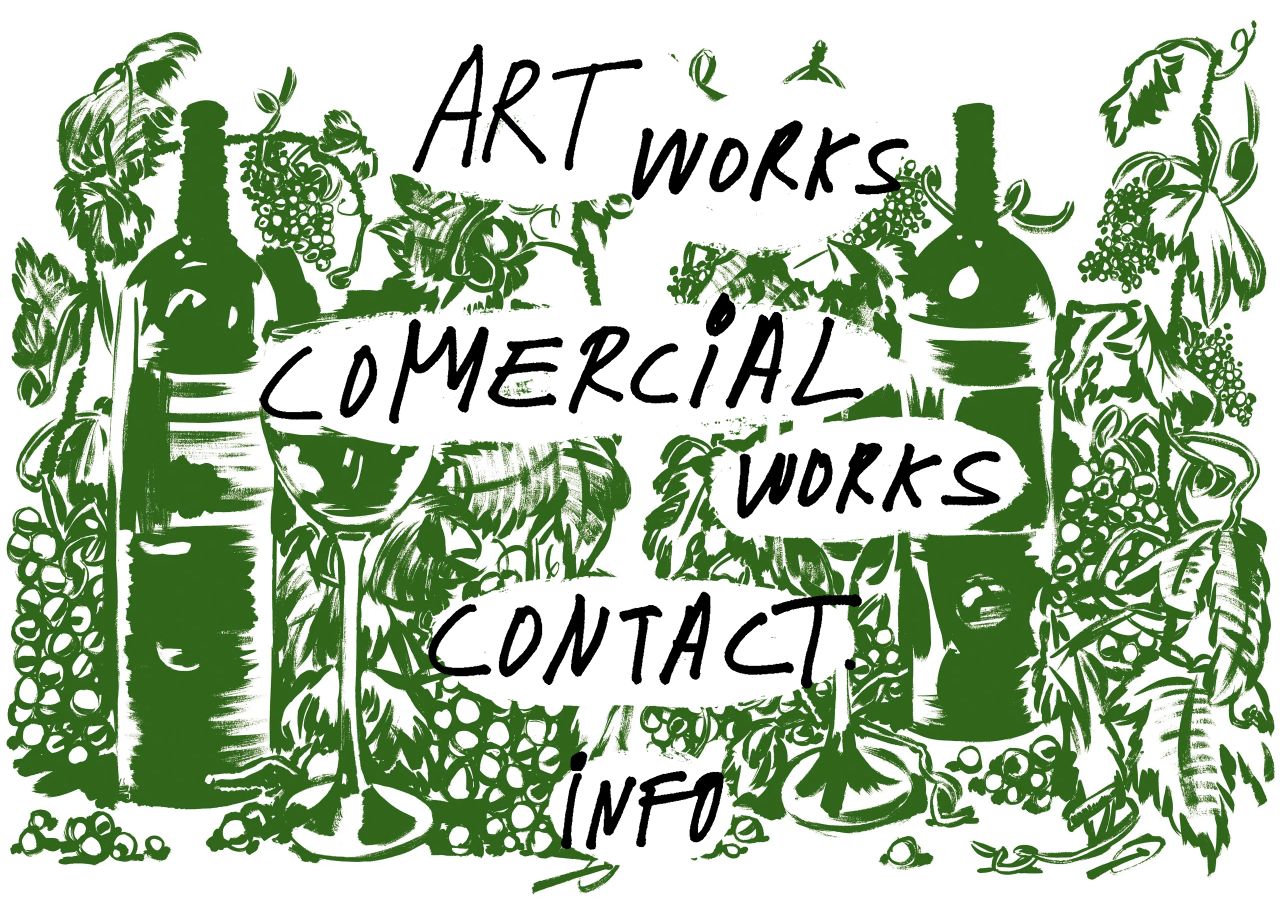
<file: index.html>
<!DOCTYPE html>
<html lang="es">
<head>
    <meta charset="UTF-8">
    <meta name="viewport" content="width=device-width, initial-scale=1.0">
    
    <title>Elezan</title>
    <meta name="description" content="Daniel Elezan @elezanes Painter, illustrator and designer">
    
    <!-- Favicon de la web -->
    <link rel="icon" type="image/png" href="favicon.png">

    <!-- Importación de la tipografía Inter Tight -->
    <link rel="preconnect" href="https://fonts.googleapis.com">
    <link rel="preconnect" href="https://fonts.gstatic.com" crossorigin>
    <link href="https://fonts.googleapis.com/css2?family=Inter+Tight:ital,wght@0,300;0,480;0,700;1,300;1,480;1,700&display=swap" rel="stylesheet">

    <style>
        /* 1. RESET Y CONFIGURACIÓN GLOBAL */
        * {
            box-sizing: border-box;
            margin: 0;
            padding: 0;
            -webkit-tap-highlight-color: transparent; /* Elimina el destello o subrayado azul al tocar en móviles */
        }

        body {
            width: 100%;
            min-height: 100vh;
            background-position: center;
            background-repeat: no-repeat;
            background-size: cover;
            background-attachment: fixed;
            transition: background-image 1s ease-in-out;
            font-family: "Inter Tight", sans-serif;
        }

        #content {
            width: 100%;
            min-height: 100vh;
        }

        /* 2. MENÚ CENTRADO FLEXBOX */
        .menu-container {
            width: 100%;
            min-height: 100vh;
            display: flex;
            justify-content: center;
            align-items: center;
            padding: 20px;
        }

        .art-menu {
            display: flex;
            flex-direction: column;
            align-items: center;
            gap: 20px;
            width: 100%;
        }

        /* 3. ESTRUCTURA DE BOTONES Y ANIMACIONES SIN SOLAPAMIENTO */
        .hover-effect {
            position: relative;
            display: inline-block;
            text-align: center;
            text-decoration: none;
        }

        .button-img {
            display: block;
            height: auto;
            max-width: 100%;
            image-rendering: -webkit-optimize-contrast;
            image-rendering: auto;
            transition: none;
        }

        /* Al pasar el ratón, la imagen base se apaga por completo */
        .hover-effect:hover img.button-img:not(.top) {
            opacity: 0;
        }

        .hover-effect img.top {
            position: absolute;
            top: 0;
            left: 0;
            width: 100%;
            height: 100%;
            opacity: 0;
            transition: none;
            pointer-events: none;
        }

        /* Al pasar el ratón, la imagen subrayada aparece */
        .hover-effect:hover img.top {
            opacity: 1;
        }

        /* 4. ANCHOS MÁXIMOS PARA JERARQUÍA EN ESCRITORIO */
        .btn-art { max-width: 563px; }
        .btn-commercial { max-width: 784px; }
        .btn-contact { max-width: 444px; }
        .btn-info { max-width: 202px; }

        /* 5. DISEÑO RESPONSIVE */
        @media (max-width: 1024px) {
            .art-menu { gap: 16px; }
            .btn-art { max-width: 60vw; }
            .btn-commercial { max-width: 78vw; }
            .btn-contact { max-width: 52vw; }
            .btn-info { max-width: min(26vw, 202px); }
        }

        @media (max-width: 640px) {
            .menu-container { padding: 15px; }
            .art-menu { gap: 14px; }
            .btn-art { max-width: 80vw; }
            .btn-commercial { max-width: 92vw; }
            .btn-contact { max-width: 65vw; }
            .btn-info { max-width: min(35vw, 202px); }
        }
    </style>
</head>

<body>

    <div id="content">
        <main class="menu-container">
            <nav class="art-menu">
                
                <!-- ART WORKS -->
                <a class="hover-effect" href="artworks.html">
                    <img alt="Art Works" class="button-img btn-art" src="index/artworks.webp" loading="lazy" />
                    <img alt="Art Works Hover" class="button-img top btn-art" src="index/artworks-s.webp" />
                </a>

                <!-- COMMERCIAL WORKS -->
                <a class="hover-effect" href="commercialworks.html">
                    <img alt="Commercial Works" class="button-img btn-commercial" src="index/comercialworks.webp" loading="lazy" />
                    <img alt="Commercial Works Hover" class="button-img top btn-commercial" src="index/comercialworks-s.webp" />
                </a>

                <!-- CONTACT -->
                <a class="hover-effect" href="contact.html">
                    <img alt="Contact" class="button-img btn-contact" src="index/contact.webp" loading="lazy" />
                    <img alt="Contact Hover" class="button-img top btn-contact" src="index/contact-s.webp" />
                </a>

                <!-- INFO -->
                <a class="hover-effect" href="info.html">
                    <img alt="Info" class="button-img btn-info" src="index/info.webp" loading="lazy" />
                    <img alt="Info Hover" class="button-img top btn-info" src="index/info-s.webp" />
                </a>

            </nav>
        </main>
    </div>

    <!-- SCRIPT DE CAMBIO DE FONDO DINÁMICO Y ALEATORIO -->
    <script>
        document.addEventListener("DOMContentLoaded", function() {
            const backgrounds = ['index/index1.webp', 'index/index2.webp'];
            
            // Elegimos una imagen aleatoria para empezar al cargar la página
            let currentIndex = Math.floor(Math.random() * backgrounds.length);

            function changeBackground() {
                document.body.style.backgroundImage = `url('${backgrounds[currentIndex]}')`;
                // Pasamos a la siguiente de forma cíclica (y seguirá alternando cada 10 segundos)
                currentIndex = (currentIndex + 1) % backgrounds.length;
            }

            // Aplicamos el fondo aleatorio inicial de inmediato
            changeBackground();

            // Configuramos el intervalo para que siga rotando cada 10 segundos
            setInterval(changeBackground, 10000);
        });
    </script>

</body>
</html>
</file>
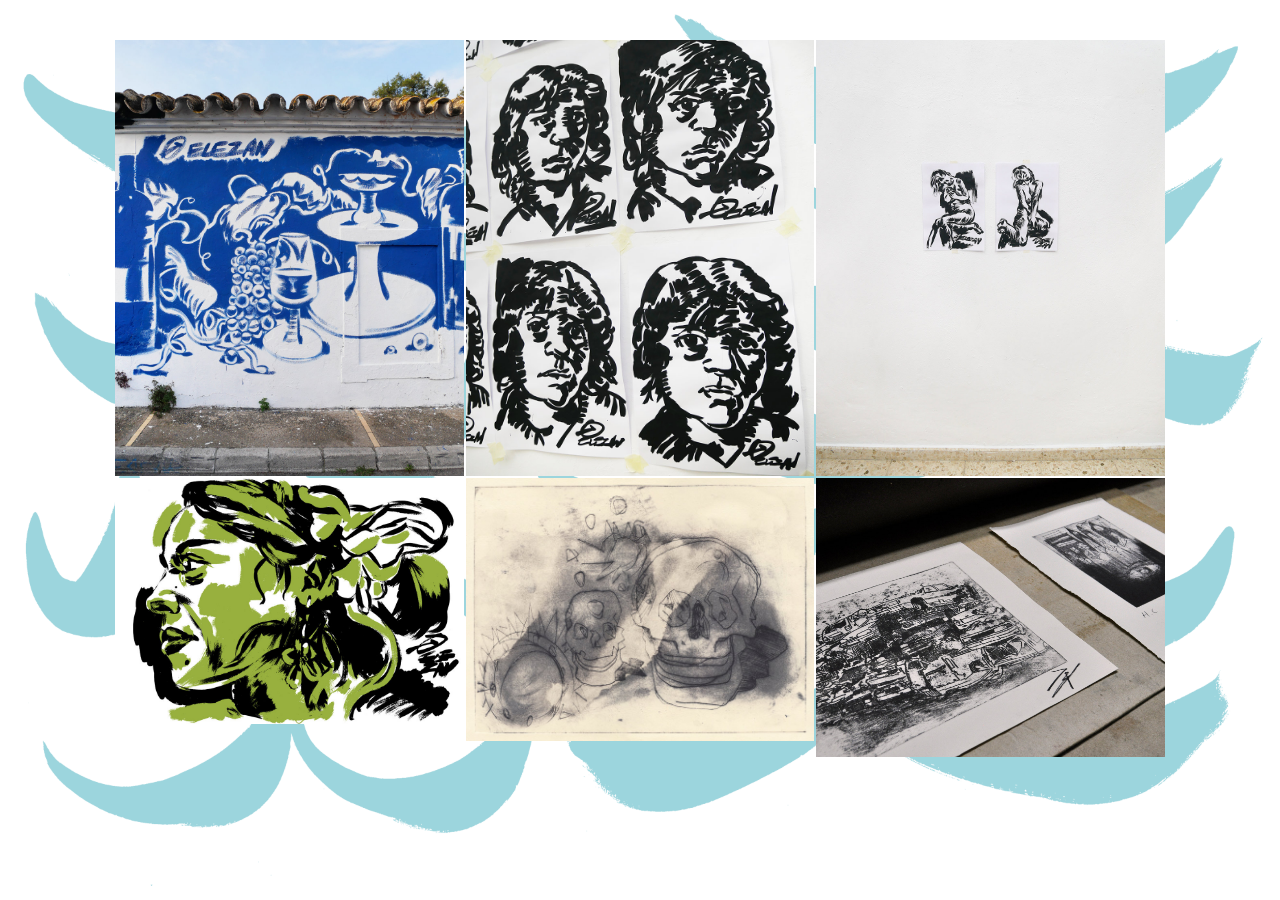
<file: artworks.html>
<!DOCTYPE html>
<html lang="es">
<head>
    <meta charset="UTF-8">
    <meta name="viewport" content="width=device-width, initial-scale=1.0">
    <title>Elezan - Art Works</title>
    <meta name="description" content="Daniel Elezan @elezanes Painter, illustrator and designer">
    
    <!-- Favicon de la web -->
    <link rel="icon" type="image/png" href="favicon.png">

    <!-- Importación de la tipografía Inter Tight -->
    <link rel="preconnect" href="https://fonts.googleapis.com">
    <link rel="preconnect" href="https://fonts.gstatic.com" crossorigin>
    <link href="https://fonts.googleapis.com/css2?family=Inter+Tight:ital,wght@0,300;0,480;0,700;1,300;1,480;1,700&display=swap" rel="stylesheet">

    <style>
        /* 1. RESET Y CONFIGURACIÓN GLOBAL */
        * {
            box-sizing: border-box;
            margin: 0;
            padding: 0;
            -webkit-tap-highlight-color: transparent;
        }

        body.artworks-page {
            width: 100%;
            min-height: 100vh;
            background-image: url('artworks/fondoagua.gif');
            background-position: center;
            background-repeat: no-repeat;
            background-size: cover;
            background-attachment: fixed;
            font-family: "Inter Tight", sans-serif;
        }

        #content {
            width: 100%;
            min-height: 100vh;
        }

        .artworks-wrapper {
            width: 100%;
            max-width: 1080px;
            margin: 0 auto;
            padding: 40px 15px;
        }

        /* 2. GALERÍA PRINCIPAL */
        .artworks-grid {
            display: flex;
            flex-wrap: wrap;
            gap: 2px;
            width: 100%;
            align-items: flex-start;
        }

        .grid-item {
            flex: 1 1 calc(33.333% - 1.34px);
            max-width: calc(33.333% - 1.34px);
            cursor: pointer;
            overflow: visible !important;
            display: block;
        }

        .grid-item img {
            width: 100%;
            height: auto;
            display: block;
            transition: transform 0.2s ease;
            position: relative;
            z-index: 1;
        }

        .grid-item:hover img {
            transform: scale(1.02);
            z-index: 5;
        }

        /* 3. MODAL / CARRUSEL FLOTANTE */
        .modal {
            position: fixed;
            top: 0;
            left: 0;
            width: 100%;
            height: 100%;
            background: none;
            display: flex;
            justify-content: center;
            align-items: center;
            z-index: 9999;
            opacity: 0;
            pointer-events: none;
            transition: opacity 0.2s ease;
        }

        .modal.active {
            opacity: 1;
            pointer-events: auto;
        }

        .modal-container {
            position: relative;
            width: auto;
            max-width: 95vw;
            height: auto;
            max-height: 95vh;
            display: flex;
            flex-direction: column;
            align-items: center;
            justify-content: center;
        }

        .modal-content-box {
            display: flex;
            flex-direction: column;
            width: auto;
            height: auto;
            max-width: 95vw;
            max-height: 95vh;
            background: transparent;
        }

        .modal-img-container {
            width: 100%;
            height: auto;
            display: flex;
            justify-content: flex-start;
            align-items: center;
            cursor: grab;
            overflow: hidden;
            position: relative;
            touch-action: pan-y;
        }

        .modal-img-container:active {
            cursor: grabbing;
        }

        .carousel-track {
            display: flex;
            height: 100%;
            will-change: transform;
        }

        .carousel-slide {
            display: flex;
            justify-content: center;
            align-items: center;
            flex-shrink: 0;
            user-select: none;
            height: auto;
        }

        .carousel-slide img {
            max-width: min(1080px, 95vw);
            max-height: calc(95vh - 40px);
            width: auto;
            height: auto;
            object-fit: contain;
            display: block;
            user-select: none;
            pointer-events: auto;
            -webkit-user-drag: none;
        }

        .modal-info-bar {
            width: 100%;
            background: #ffffff;
            color: #000000;
            padding: 8px 12px;
            display: flex;
            justify-content: space-between;
            align-items: center;
            font-size: 12px;
            box-sizing: border-box;
            z-index: 10;
        }

        .modal-desc {
            font-weight: 480;
            white-space: nowrap;
            overflow: hidden;
            text-overflow: ellipsis;
            margin-right: 10px;
        }

        .download-link {
            color: #000;
            text-decoration: underline;
            font-weight: 500;
            font-size: 10px;
            margin-left: 15px;
            white-space: nowrap;
        }

        .modal-nav-bar {
            display: flex;
            justify-content: center;
            align-items: center;
            gap: 10px;
            margin-top: 8px;
            width: 100%;
            background: none;
        }

        .dot {
            width: 8px;
            height: 8px;
            border-radius: 50%;
            border: 1.5px solid #000000;
            background: transparent;
            cursor: pointer;
            transition: all 0.2s ease;
        }

        .dot.active {
            background: #000000;
        }

        .dot:hover {
            opacity: 0.5;
        }

        @media (max-width: 768px) {
            .grid-item {
                flex: 1 1 calc(33.333% - 4px);
                max-width: calc(33.333% - 4px);
            }
            .artworks-grid {
                gap: 6px;
            }
            .modal-info-bar {
                padding: 6px 10px;
                font-size: 11px;
            }
        }
    </style>
</head>

<body class="artworks-page">

    <div id="content">
        <main class="artworks-wrapper">
            <div class="artworks-grid" id="galleryGrid">
                <!-- Portadas generadas dinámicamente -->
            </div>
        </main>
    </div>

    <!-- ESTRUCTURA DEL MODAL CARRUSEL -->
    <div class="modal" id="carouselModal">
        <div class="modal-container" id="modalContainer">
            <div class="modal-content-box" id="modalContentBox">
                <div class="modal-img-container" id="modalImgContainer">
                    <div class="carousel-track" id="carouselTrack">
                        <!-- Las diapositivas se generan dinámicamente -->
                    </div>
                </div>

                <div class="modal-info-bar" id="modalInfoBar">
                    <span class="modal-desc" id="modalDesc">Detalle</span>
                    <a href="#" target="_blank" rel="noopener noreferrer" id="downloadBtn" class="download-link">Open</a>
                </div>
            </div>

            <div class="modal-nav-bar" id="modalNavBar">
                <!-- Se generan automáticamente según el nº de fotos -->
            </div>
        </div>
    </div>

    <script>
        const projects = [
            {
                title: "Bodegón Jerezano. Pintura Mural. 24",
                images: ["dv7t3ver.jpg", "qerqp83r.jpg", "evr3rb7y0.jpg"]
            },
            {
                title: "Retratos de gitana. Dibujos en estudio. 24",
                images: ["wer0c273.jpg"]
            },
            {
                title: "Fuguras. Dibujos en estudio. 23",
                images: ["2047ywfg.jpg", "f70vegq3.jpg"]
            },
            {
                title: "Retrato de mujer. Impresión digital. 23",
                images: ["d9fv8y.jpg"]
            },
            {
                title: "Cráneos. Grabado en punta seca. 17",
                images: ["wdf7wef.jpg", "c23478wgre.jpg"]
            },
            {
                title: "Ruinas. Grabado en aguafuerte. 15",
                images: ["qe807fvt.jpg", "v39b87dv.jpg"]
            }
        ];

        let currentProjectIndex = 0;
        let currentImageIndex = 0;
        let virtualIndex = 1;
        let isTransitioning = false;
        let isMenuOpen = false; // Candado permanente para el clic derecho

        const transitionDuration = 480; // ms

        const galleryGrid = document.getElementById('galleryGrid');
        const modal = document.getElementById('carouselModal');
        const modalContentBox = document.getElementById('modalContentBox');
        const modalImgContainer = document.getElementById('modalImgContainer');
        const carouselTrack = document.getElementById('carouselTrack');
        const modalInfoBar = document.getElementById('modalInfoBar');
        const modalDesc = document.getElementById('modalDesc');
        const downloadBtn = document.getElementById('downloadBtn');
        const modalNavBar = document.getElementById('modalNavBar');

        // Renderizar galería principal
        projects.forEach((proj, pIndex) => {
            const coverImg = proj.images[0];
            const item = document.createElement('div');
            item.className = 'grid-item';
            item.innerHTML = `<img src="artworks/${coverImg}" alt="${proj.title}" loading="lazy">`;
            item.onclick = () => openCarousel(pIndex, 0);
            galleryGrid.appendChild(item);
        });

        function openCarousel(projIdx, imgIdx) {
            currentProjectIndex = projIdx;
            currentImageIndex = imgIdx;
            isMenuOpen = false;
            
            buildSlides();
            buildDots();
            
            carouselTrack.style.transition = 'none';
            carouselTrack.style.transform = 'translateX(0px)';

            const currentProj = projects[currentProjectIndex];
            virtualIndex = currentProj.images.length > 1 ? currentImageIndex + 1 : 0;

            updateLayout(false);
            modal.classList.add('active');
        }

        function closeModal() {
            modal.classList.remove('active');
            isDragging = false;
            hasMoved = false;
            isMenuOpen = false;

            setTimeout(() => {
                carouselTrack.style.transition = 'none';
                carouselTrack.style.transform = 'translateX(0px)';
                carouselTrack.innerHTML = '';
            }, 200);
        }

        function createSlideElement(imgName) {
            const slide = document.createElement('div');
            slide.className = 'carousel-slide';
            const img = document.createElement('img');
            img.src = `artworks/${imgName}`;
            img.alt = "Artwork Large";
            
            // Activamos el candado permanente al abrir el menú contextual
            img.addEventListener('contextmenu', (e) => {
                e.stopPropagation();
                isMenuOpen = true;
            });

            // Si el menú estaba abierto, el primer clic izquierdo solo lo cierra y frena el avance
            img.addEventListener('click', (e) => {
                if (isMenuOpen) {
                    e.stopPropagation();
                    isMenuOpen = false; // Desactivamos el candado para el siguiente clic normal
                } else {
                    nextImage(true);
                }
            });

            img.onload = () => {
                updateSlideDimensions();
                updateLayout(false);
            };

            slide.appendChild(img);
            return slide;
        }

        function buildSlides() {
            carouselTrack.innerHTML = '';
            const currentProj = projects[currentProjectIndex];
            const imgs = currentProj.images;

            if (imgs.length > 1) {
                carouselTrack.appendChild(createSlideElement(imgs[imgs.length - 1]));
                imgs.forEach(imgName => carouselTrack.appendChild(createSlideElement(imgName)));
                carouselTrack.appendChild(createSlideElement(imgs[0]));
            } else {
                imgs.forEach(imgName => carouselTrack.appendChild(createSlideElement(imgName)));
            }
        }

        function updateSlideDimensions() {
            const slides = carouselTrack.querySelectorAll('.carousel-slide');
            slides.forEach(slide => {
                const img = slide.querySelector('img');
                if (img && img.getBoundingClientRect().width > 0) {
                    const w = img.getBoundingClientRect().width;
                    const h = img.getBoundingClientRect().height;
                    slide.style.width = w + 'px';
                    slide.style.height = h + 'px';
                }
            });
        }

        function buildDots() {
            modalNavBar.innerHTML = '';
            const currentProj = projects[currentProjectIndex];
            
            if (currentProj.images.length <= 1) {
                modalNavBar.style.display = 'none';
                return;
            } else {
                modalNavBar.style.display = 'flex';
            }

            currentProj.images.forEach((_, idx) => {
                const dot = document.createElement('span');
                dot.className = `dot ${idx === currentImageIndex ? 'active' : ''}`;
                dot.onclick = (e) => {
                    e.stopPropagation();
                    if (isTransitioning) return;
                    currentImageIndex = idx;
                    virtualIndex = idx + 1;
                    updateLayout(true);
                };
                modalNavBar.appendChild(dot);
            });
        }

        function updateLayout(animate = true) {
            updateSlideDimensions();
            const slides = carouselTrack.querySelectorAll('.carousel-slide');
            if (slides.length === 0 || !slides[virtualIndex]) return;

            const activeSlide = slides[virtualIndex];
            const activeImg = activeSlide.querySelector('img');
            if (!activeImg) return;

            const imgWidth = activeImg.getBoundingClientRect().width;
            const imgHeight = activeImg.getBoundingClientRect().height;

            if (imgWidth > 0 && imgHeight > 0) {
                modalImgContainer.style.width = imgWidth + 'px';
                modalImgContainer.style.height = imgHeight + 'px';
                modalContentBox.style.width = imgWidth + 'px';

                let targetX = 0;
                for (let i = 0; i < virtualIndex; i++) {
                    const prevImg = slides[i].querySelector('img');
                    targetX += prevImg ? prevImg.getBoundingClientRect().width : imgWidth;
                }

                if (animate) {
                    carouselTrack.style.transition = `transform ${transitionDuration}ms cubic-bezier(0.25, 1, 0.5, 1)`;
                } else {
                    carouselTrack.style.transition = 'none';
                }
                carouselTrack.style.transform = `translateX(-${targetX}px)`;
            }

            const currentProj = projects[currentProjectIndex];
            const imgSrc = `artworks/${currentProj.images[currentImageIndex]}`;
            modalDesc.textContent = currentProj.title;
            downloadBtn.href = imgSrc;

            updateDotsUI();
        }

        function updateDotsUI() {
            const dots = modalNavBar.querySelectorAll('.dot');
            dots.forEach((dot, idx) => {
                if (idx === currentImageIndex) {
                    dot.classList.add('active');
                } else {
                    dot.classList.remove('active');
                }
            });
        }

        function nextImage(animate = true) {
            const currentProj = projects[currentProjectIndex];
            const imgs = currentProj.images;
            if (imgs.length <= 1 || isTransitioning) return;

            isTransitioning = true;
            virtualIndex++;
            currentImageIndex = (currentImageIndex + 1) % imgs.length;

            updateLayout(animate);

            if (virtualIndex === imgs.length + 1) {
                setTimeout(() => {
                    virtualIndex = 1;
                    updateLayout(false);
                    isTransitioning = false;
                }, transitionDuration);
            } else {
                setTimeout(() => { isTransitioning = false; }, transitionDuration);
            }
        }

        function prevImage(animate = true) {
            const currentProj = projects[currentProjectIndex];
            const imgs = currentProj.images;
            if (imgs.length <= 1 || isTransitioning) return;

            isTransitioning = true;
            virtualIndex--;
            currentImageIndex = (currentImageIndex - 1 + imgs.length) % imgs.length;

            updateLayout(animate);

            if (virtualIndex === 0) {
                setTimeout(() => {
                    virtualIndex = imgs.length;
                    updateLayout(false);
                    isTransitioning = false;
                }, transitionDuration);
            } else {
                setTimeout(() => { isTransitioning = false; }, transitionDuration);
            }
        }

        window.addEventListener('resize', () => {
            if (modal.classList.contains('active')) {
                updateLayout(false);
            }
        });

        // CONTROL UNIFICADO DE ARRASTRE (RATÓN Y TÁCTIL)
        let startX = 0;
        let startY = 0;
        let currentTranslateX = 0;
        let isDragging = false;
        let hasMoved = false;

        function startDrag(clientX) {
            if (isTransitioning) return;
            isDragging = true;
            hasMoved = false;
            startX = clientX;

            const slides = carouselTrack.querySelectorAll('.carousel-slide');
            currentTranslateX = 0;
            for (let i = 0; i < virtualIndex; i++) {
                const img = slides[i].querySelector('img');
                currentTranslateX += img ? img.getBoundingClientRect().width : 0;
            }

            carouselTrack.style.transition = 'none';
        }

        function moveDrag(clientX) {
            if (!isDragging) return;
            const diffX = clientX - startX;
            
            if (Math.abs(diffX) > 6) {
                hasMoved = true;
                carouselTrack.style.transform = `translateX(${-currentTranslateX + diffX}px)`;
            }
        }

        function endDrag(clientX) {
            if (!isDragging) return;
            isDragging = false;

            const slides = carouselTrack.querySelectorAll('.carousel-slide');
            if (slides.length === 0 || !hasMoved) return;

            const activeImg = slides[virtualIndex].querySelector('img');
            const slideWidth = activeImg ? activeImg.getBoundingClientRect().width : 300;
            const diffX = clientX - startX;

            if (diffX < -slideWidth * 0.15) {
                nextImage(true);
            } else if (diffX > slideWidth * 0.15) {
                prevImage(true);
            } else {
                updateLayout(true);
            }
        }

        // Eventos de Ratón (Desktop)
        modalImgContainer.addEventListener('mousedown', (e) => {
            if (e.button !== 0) return;
            startDrag(e.clientX);
        });

        window.addEventListener('mousemove', (e) => {
            moveDrag(e.clientX);
        });

        window.addEventListener('mouseup', (e) => {
            endDrag(e.clientX);
        });

        // Eventos Táctiles (Smartphones y Tablets)
        modalImgContainer.addEventListener('touchstart', (e) => {
            if (e.touches.length > 0) {
                startDrag(e.touches[0].clientX);
            }
        }, { passive: true });

        window.addEventListener('touchmove', (e) => {
            if (e.touches.length > 0) {
                moveDrag(e.touches[0].clientX);
            }
        }, { passive: true });

        window.addEventListener('touchend', (e) => {
            if (e.changedTouches.length > 0) {
                endDrag(e.changedTouches[0].clientX);
            }
        });

        modal.onclick = (e) => {
            if (e.target === modal) {
                closeModal();
            }
        };

        // EVENTOS DE TECLADO
        document.addEventListener('keydown', (e) => {
            if (!modal.classList.contains('active')) return;
            if (e.key === 'ArrowRight') {
                e.preventDefault();
                nextImage(true);
            }
            if (e.key === 'ArrowLeft') {
                e.preventDefault();
                prevImage(true);
            }
            if (e.key === 'Escape') closeModal();
        });
    </script>
</body>
</html>
</file>
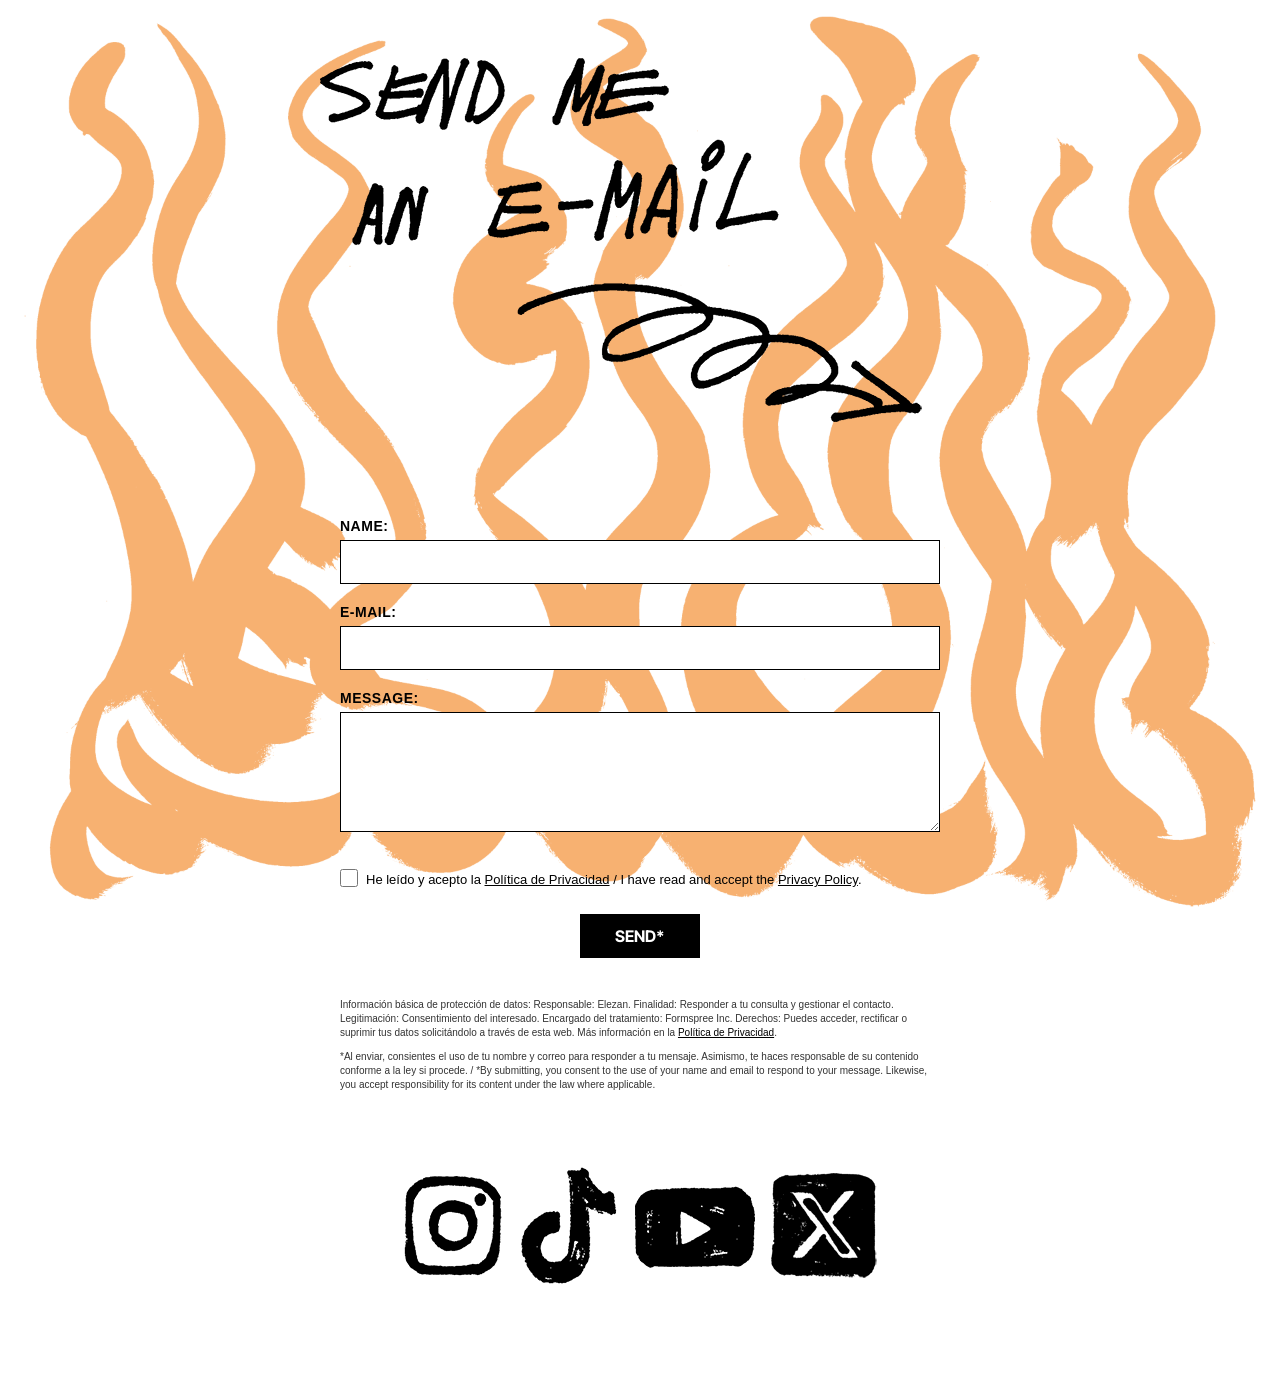
<file: contact.html>
<!DOCTYPE html>
<html lang="es">
<head>
    <meta charset="UTF-8">
    <meta name="viewport" content="width=device-width, initial-scale=1.0">
    <title>Elezan - Contact</title>
    <meta name="description" content="Daniel Elezan @elezanes Painter, illustrator and designer">
    
    <!-- Favicon de la web -->
    <link rel="icon" type="image/png" href="favicon.png">

    <!-- Importación de la tipografía Inter Tight -->
    <link rel="preconnect" href="https://fonts.googleapis.com">
    <link rel="preconnect" href="https://fonts.gstatic.com" crossorigin>
    <link href="https://fonts.googleapis.com/css2?family=Inter+Tight:ital,wght@0,300;0,480;0,700;1,300;1,480;1,700&display=swap" rel="stylesheet">

    <style>
        /* 1. RESET Y CONFIGURACIÓN GLOBAL */
        * {
            box-sizing: border-box;
            margin: 0;
            padding: 0;
            -webkit-tap-highlight-color: transparent; /* Elimina el destello o subrayado azul al tocar en móviles */
        }

        body.contact-page {
            width: 100%;
            min-height: 100vh;
            background-image: url('contact/fondofuego.gif');
            background-position: center;
            background-repeat: no-repeat;
            background-size: cover;
            background-attachment: fixed;
            font-family: "Sans-serif", sans-serif;
        }

        #content {
            width: 100%;
            min-height: 100vh;
        }

        .contact-wrapper {
            width: 100%;
            max-width: 700px;
            margin: 0 auto;
            padding: 50px 20px;
            display: flex;
            flex-direction: column;
            align-items: center;
        }

        /* 3. CABECERA DE CONTACTO (Su medida máxima es su ancho real: 640px) */
        .header-img {
            display: block;
            width: 100%;
            max-width: 640px;
            height: auto;
            margin-bottom: 30px;
            image-rendering: -webkit-optimize-contrast;
        }

        /* 4. FORMULARIO (Sin fondo, integrado directamente sobre el fuego) */
        .contact-form {
            width: 100%;
            background: transparent;
            padding: 30px;
            margin-bottom: 35px;
        }

        /* Labels del formulario en negrita */
        .form-label {
            display: block;
            font-weight: 700; /* Puesto en Negrita Fuerte */
            font-size: 14px;
            color: #000;
            margin-bottom: 6px;
            letter-spacing: 0.5px;
        }

        .form-input, .form-textarea {
            width: 100%;
            padding: 12px;
            margin-bottom: 20px;
            border: 1px solid #000;
            background: #fff; /* Campos de texto en blanco sólido para lectura perfecta */
            font-family: "Sans-Serif", sans-serif;
            font-size: 16px;
            color: #000;
            border-radius: 0;
        }

        .form-textarea {
            resize: vertical;
            min-height: 120px;
        }

        .form-input:focus, .form-textarea:focus {
            outline: 2px solid #000;
        }

        /* 5. CASILLA DE PRIVACIDAD (Checkbox más grande) */
        .privacy-consent {
            font-size: 13px;
            color: #000;
            line-height: 1.4; 
        }

        .custom-checkbox-container {
            display: flex;
            align-items: flex-start;
            gap: 8px;
            cursor: pointer;
        }

        /* Tamaño del cuadro de check ampliado */
        .custom-checkbox-container input[type="checkbox"] {
            width: 18px;
            height: 18px;
            margin-top: -2px; /* Prueba con -2px, -3px o -4px para bajarlo milimétricamente hasta alinearlo perfecto */
            cursor: pointer;
            accent-color: #000;
            flex-shrink: 0;
        }

        .checkbox-label-text a {
            color: #000;
            text-decoration: underline;
        }

        /* 6. BOTÓN DE ENVÍO */
        .btn-container {
            text-align: center;
            margin-top: 25px;
            margin-bottom: 25px;
        }

        .send-btn {
            background: #000;
            color: #fff;
            font-family: "Inter Tight", sans-serif;
            font-weight: 700;
            font-size: 16px;
            padding: 12px 35px;
            border: none;
            cursor: pointer;
            transition: background 0.3s ease;
        }

        .send-btn:hover {
            background: #333;
        }

        /* 7. TEXTO LEGAL */
        .disclaimer-text {
            font-size: 10px;
            color: #333;
            line-height: 1.4;
            border-top: none;
            padding-top: 15px;
            margin-top: 15px;
        }

        .disclaimer-text p {
            margin-bottom: 10px;
        }

        .disclaimer-text a {
            color: #000;
            text-decoration: underline;
        }

        /* 8. REDES SOCIALES (Ajustadas ligeramente más grandes para smartphones) */
        .social-row {
            display: flex;
            justify-content: center;
            align-items: center;
            gap: 15px;
            margin-bottom: 40px;
            flex-wrap: nowrap;
        }

        .social-icon {
            height: auto;
            display: block;
            transition: opacity 0.2s ease;
            image-rendering: -webkit-optimize-contrast;
        }

        /* Mínimos y escala fluida subidos un poco para ganar presencia en móvil */
        .icon-fb { max-width: clamp(52px, 12vw, 109px); }
        .icon-ig { max-width: clamp(48px, 11vw, 100px); }
        .icon-tk { max-width: clamp(49px, 11vw, 102px); }
        .icon-x  { max-width: clamp(51px, 12vw, 108px); }
        .icon-yt { max-width: clamp(58px, 13vw, 120px); }

        .social-icon:hover {
            opacity: 0.6;
        }

        /* --- DISEÑO RESPONSIVE MÓVIL --- */
        @media (max-width: 600px) {
            .contact-wrapper {
                padding: 25px 15px;
            }
            .contact-form {
                padding: 20px 15px;
            }
            .header-img {
                max-width: 100%;
            }
        }
    </style>
</head>

<body class="contact-page">

    <div id="content">

        <main class="contact-wrapper">
            
            <!-- Imagen Cabecera (SEND ME AN E-MAIL) -->
            <img src="contact/sendmeaemail.webp" alt="SEND ME AN EMAIL" class="header-img" loading="lazy">

            <!-- Formulario Formspree -->
            <form action="https://formspree.io/f/mpwqdykw" method="POST" class="contact-form">
                
                <label class="form-label" for="name">NAME:</label>
                <input id="name" name="name" required type="text" class="form-input" />

                <label class="form-label" for="email">E-MAIL:</label>
                <input id="email" name="email" required type="email" class="form-input" />

                <label class="form-label" for="message">MESSAGE:</label>
                <textarea id="message" name="message" required class="form-textarea"></textarea>

                <!-- Casilla de Aceptación Obligatoria (RGPD) -->
                <div class="privacy-consent" style="margin: 15px 0;">
                    <label class="custom-checkbox-container">
                        <input type="checkbox" name="privacy_policy" value="accepted" required>
                        <span class="checkbox-label-text">
                            He leído y acepto la <a href="privacy.html" target="_blank">Política de Privacidad</a> / I have read and accept the <a href="privacy.html" target="_blank">Privacy Policy</a>.
                        </span>
                    </label>
                </div>

                <div class="btn-container">
                    <button type="submit" class="send-btn">SEND*</button>
                </div>

                <!-- Información legal de protección de datos -->
                <div class="disclaimer-text">
                    <p>
                        Información básica de protección de datos: Responsable: Elezan. Finalidad: Responder a tu consulta y gestionar el contacto. Legitimación: Consentimiento del interesado. Encargado del tratamiento: Formspree Inc. Derechos: Puedes acceder, rectificar o suprimir tus datos solicitándolo a través de esta web. Más información en la <a href="privacy.html">Política de Privacidad</a>.
                    </p>
                    <p>
                        *Al enviar, consientes el uso de tu nombre y correo para responder a tu mensaje. Asimismo, te haces responsable de su contenido conforme a la ley si procede. / *By submitting, you consent to the use of your name and email to respond to your message. Likewise, you accept responsibility for its content under the law where applicable.
                    </p>
                </div>
            </form>

            <!-- Redes Sociales Abajo -->
            <nav class="social-row">
                <a href="https://instagram.com/elezanes" target="_blank" rel="noopener noreferrer">
                    <img src="contact/instagram.webp" alt="Instagram" class="social-icon icon-ig" loading="lazy">
                </a>
                <a href="https://tiktok.com/@elezanes" target="_blank" rel="noopener noreferrer">
                    <img src="contact/tiktok.webp" alt="TikTok" class="social-icon icon-tk" loading="lazy">
                </a>
                <a href="https://youtube.com/@elezanes" target="_blank" rel="noopener noreferrer">
                    <img src="contact/youtube.webp" alt="YouTube" class="social-icon icon-yt" loading="lazy">
                </a>
                <a href="https://x.com/elezanes" target="_blank" rel="noopener noreferrer">
                    <img src="contact/X-twitter.webp" alt="X Twitter" class="social-icon icon-x" loading="lazy">
                </a>
            </nav>

        </main>

    </div>

</body>
</html>
</file>
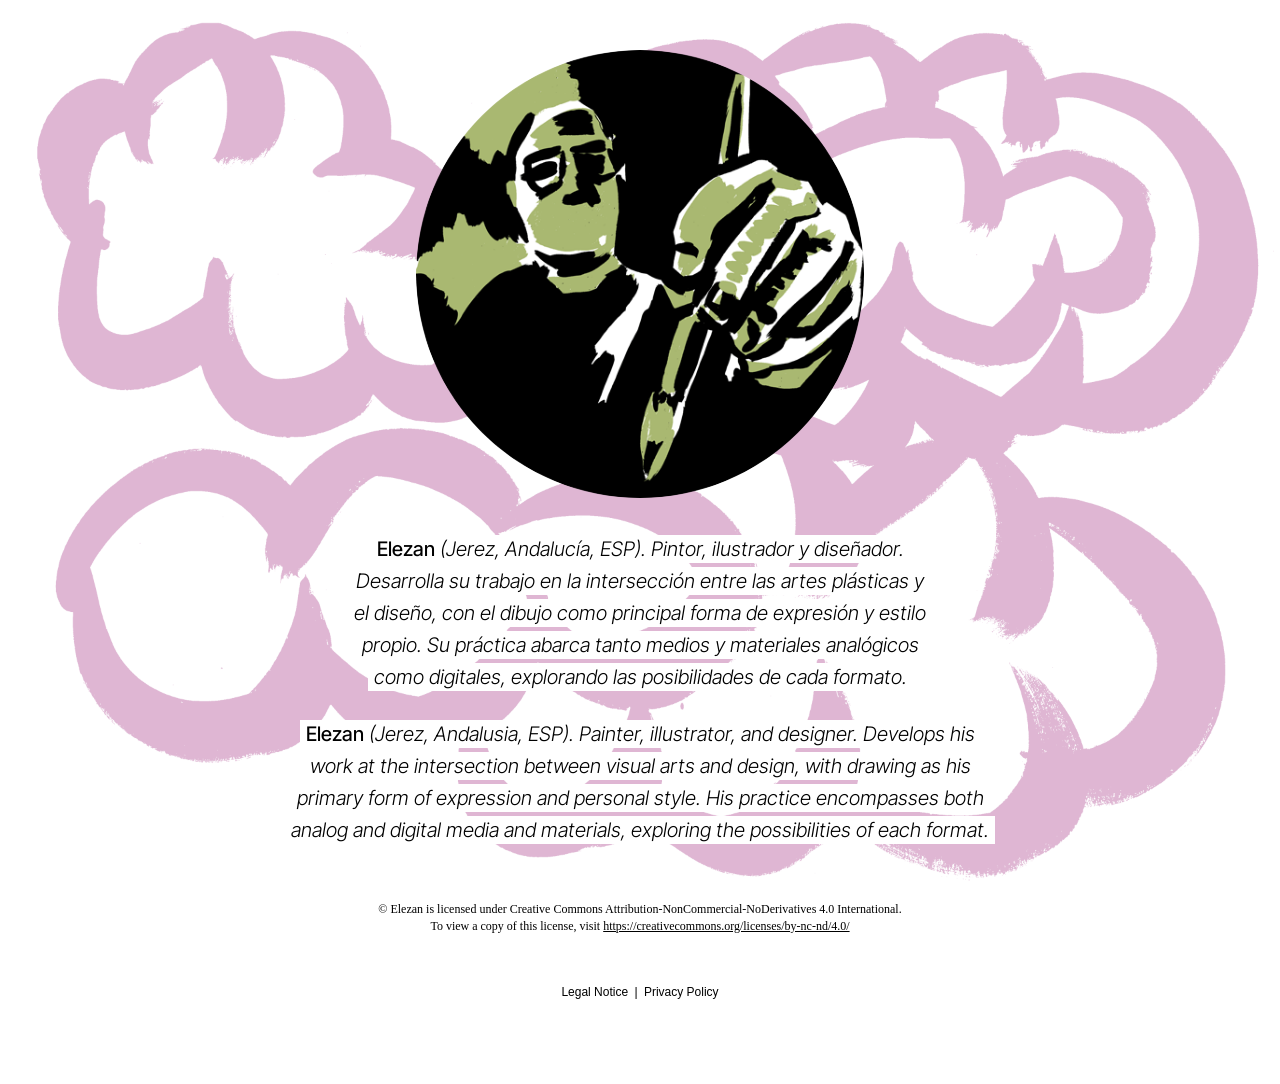
<file: info.html>
<!DOCTYPE html>
<html lang="es">
<head>
    <meta charset="UTF-8">
    <meta name="viewport" content="width=device-width, initial-scale=1.0">
    <title>Elezan - Info</title>
    <meta name="description" content="Daniel Elezan @elezanes Painter, illustrator and designer">
    
    <!-- Favicon de la web -->
    <link rel="icon" type="image/png" href="favicon.png">

    <!-- Importación de la tipografía Inter Tight -->
    <link rel="preconnect" href="https://fonts.googleapis.com">
    <link rel="preconnect" href="https://fonts.gstatic.com" crossorigin>
    <link href="https://fonts.googleapis.com/css2?family=Inter+Tight:ital,wght@0,300;0,480;1,300;1,480&display=swap" rel="stylesheet">

    <style>
        /* 1. RESET Y CONFIGURACIÓN GLOBAL */
        * {
            box-sizing: border-box;
            margin: 0;
            padding: 0;
            -webkit-tap-highlight-color: transparent; /* Elimina el destello o subrayado azul al tocar en móviles */
        }

        body.info-page {
            width: 100%;
            min-height: 100vh;
            background-image: url('info/fondonubes.gif');
            background-position: center;
            background-repeat: no-repeat;
            background-size: cover;
            background-attachment: fixed;
        }

        #content {
            width: 100%;
            min-height: 100vh;
        }

        .info-wrapper {
            width: 100%;
            max-width: 900px;
            margin: 0 auto;
            padding: 50px 20px;
            display: flex;
            flex-direction: column;
            align-items: center;
        }

        /* Imagen circular de perfil con reducción fluida y progresiva en todos los tamaños */
        .profile-img {
            display: block;
            width: 100%;
            height: auto;
            /* Se reduce de forma suave adaptándose al ancho de pantalla, pero nunca supera tu tamaño original de escritorio ni baja de 160px en móviles */
            max-width: clamp(240px, 35vw, 480px);
            border-radius: 50%;
            margin: 0 auto 35px auto;
            border: none;
            image-rendering: -webkit-optimize-contrast;
            image-rendering: auto;
        }

        /* 3. FUENTE BIOGRAFÍA FLUIDA Y PROGRESIVA: Inter Tight */
        .bio-container {
            width: 100%;
            max-width: 720px;
            text-align: center;
            margin-bottom: 30px;
        }

        .bio-text {
            font-family: "Inter Tight", sans-serif;
            /* El tamaño del texto baja de forma totalmente gradual y fluida entre 17px y 20px según la pantalla */
            font-size: clamp(17px, 1.8vw, 20px);
            font-style: italic;
            font-weight: 300;
            color: #000;
            line-height: 1.6;
            margin-bottom: 25px;
            text-wrap: balance;
        }

        .bio-text span {
            background-color: #ffffff;
            padding: 2px 6px;
            box-decoration-break: clone;
            -webkit-box-decoration-break: clone;
        }

        .bio-text b {
            font-style: normal;
            font-weight: 480;
        }

        /* 4. FUENTE COPYRIGHT: Georgia */
        .license-text {
            font-family: Georgia, serif;
            font-size: 12px;
            color: #000;
            text-align: center;
            line-height: 1.4;
            margin-bottom: 50px;
            max-width: 650px;
        }

        .license-text a {
            color: #000;
            text-decoration: underline;
        }

        /* 5. FUENTE ENLACES LEGALES */
        .legal-links {
            font-family: Arial, sans-serif;
            font-size: 12px;
            color: #000;
            text-align: center;
            margin-bottom: 35px;
        }

        .legal-links a {
            color: #000;
            text-decoration: none;
            margin: 0 3px;
        }

        .legal-links a:hover {
            text-decoration: underline;
        }

        /* --- DISEÑO RESPONSIVE MÍNIMO PARA MÓVILES EXTREMOS --- */
        @media (max-width: 600px) {
            .info-wrapper {
                padding: 30px 15px;
            }
        }
    </style>
</head>

<body class="info-page">

    <div id="content">

        <main class="info-wrapper">
            
            <!-- Imagen circular de perfil / artista -->
            <img src="info/elezan.png" alt="Daniel Elezan" class="profile-img" loading="lazy">

            <!-- Biografía en Español e Inglés -->
            <div class="bio-container">
                <p class="bio-text">
                    <span>
                        <b>Elezan</b> (Jerez, Andalucía, ESP). Pintor, ilustrador y diseñador. Desarrolla su trabajo en la intersección entre las artes plásticas y el diseño, con el dibujo como principal forma de expresión y estilo propio. Su práctica abarca tanto medios y materiales analógicos como digitales, explorando las posibilidades de cada formato.
                    </span>
                </p>
                
                <p class="bio-text">
                    <span>
                        <b>Elezan</b> (Jerez, Andalusia, ESP). Painter, illustrator, and designer. Develops his work at the intersection between visual arts and design, with drawing as his primary form of expression and personal style. His practice encompasses both analog and digital media and materials, exploring the possibilities of each format.
                    </span>
                </p>
            </div>

            <!-- Licencia Creative Commons -->
            <div class="license-text">
                © Elezan is licensed under Creative Commons Attribution-NonCommercial-NoDerivatives 4.0 International.<br>
                To view a copy of this license, visit <a href="https://creativecommons.org/licenses/by-nc-nd/4.0/" target="_blank" rel="noopener noreferrer">https://creativecommons.org/licenses/by-nc-nd/4.0/</a>
            </div>

            <!-- Enlaces Legales -->
            <div class="legal-links">
                <a href="legal.html">Legal Notice</a> | 
                <a href="privacy.html">Privacy Policy</a>
            </div>

        </main>

    </div>

</body>
</html>
</file>
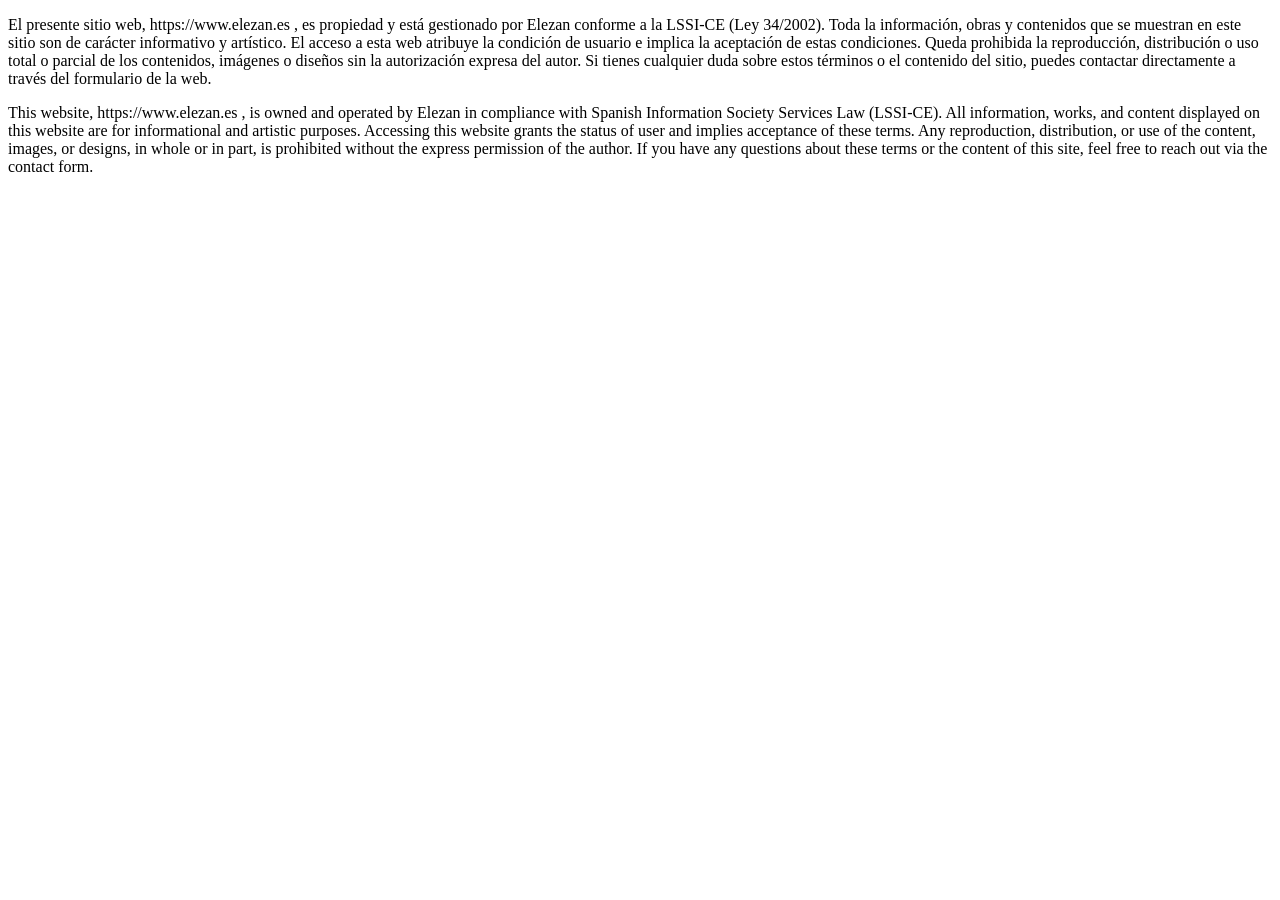
<file: legal.html>
<!DOCTYPE html>
<html lang="es">
<head>
    <meta charset="UTF-8">
    <meta name="viewport" content="width=device-width, initial-scale=1.0">
    <title>Legal Notice / Aviso Legal</title>
</head>
<body>

    <p>
        El presente sitio web, https://www.elezan.es , es propiedad y está gestionado por Elezan conforme a la LSSI-CE (Ley 34/2002). Toda la información, obras y contenidos que se muestran en este sitio son de carácter informativo y artístico. El acceso a esta web atribuye la condición de usuario e implica la aceptación de estas condiciones. Queda prohibida la reproducción, distribución o uso total o parcial de los contenidos, imágenes o diseños sin la autorización expresa del autor. Si tienes cualquier duda sobre estos términos o el contenido del sitio, puedes contactar directamente a través del formulario de la web.
    </p>

    <p>
        This website, https://www.elezan.es , is owned and operated by Elezan in compliance with Spanish Information Society Services Law (LSSI-CE). All information, works, and content displayed on this website are for informational and artistic purposes. Accessing this website grants the status of user and implies acceptance of these terms. Any reproduction, distribution, or use of the content, images, or designs, in whole or in part, is prohibited without the express permission of the author. If you have any questions about these terms or the content of this site, feel free to reach out via the contact form.
    </p>

</body>
</html>
</file>
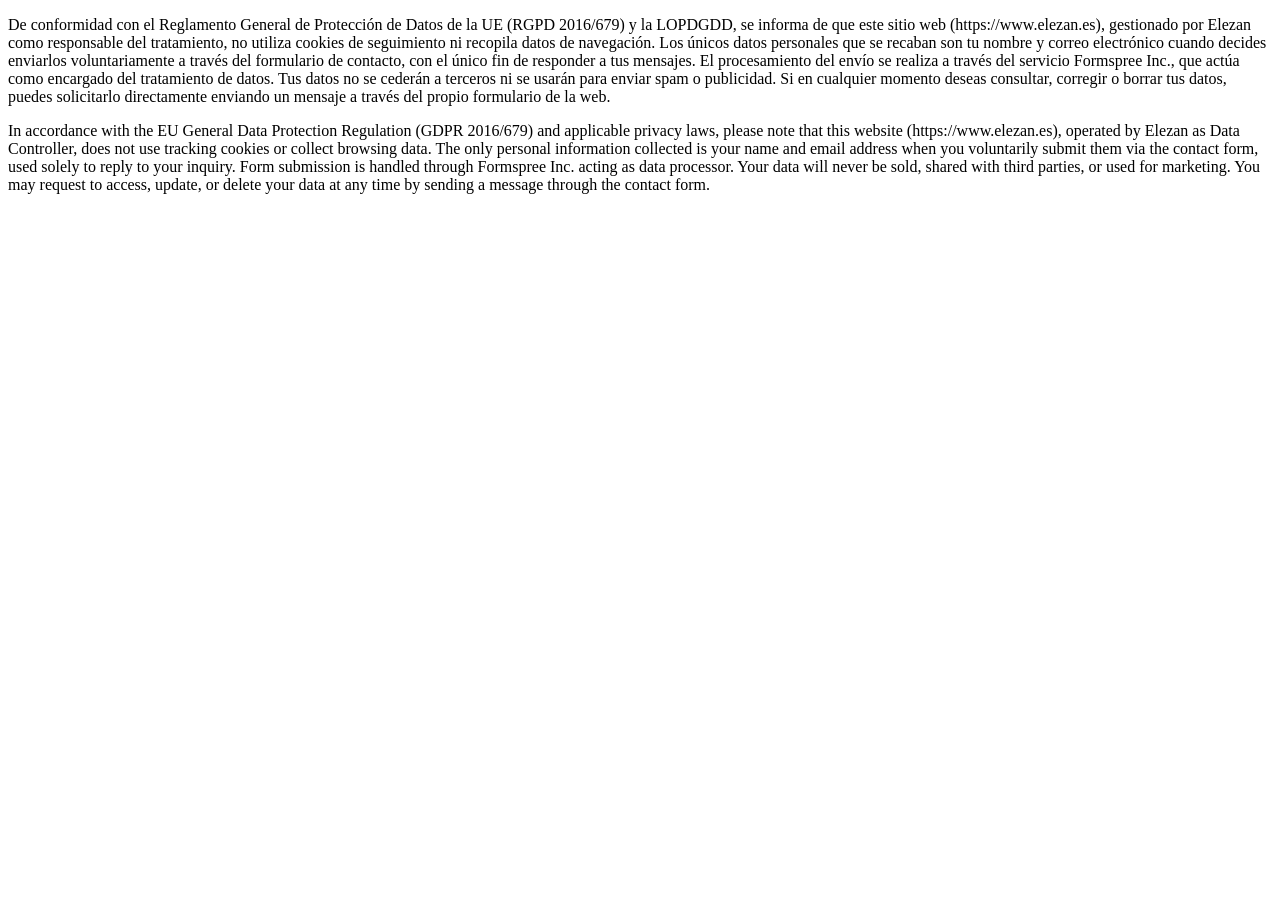
<file: privacy.html>
<!DOCTYPE html>
<html lang="es">
<head>
    <meta charset="UTF-8">
    <meta name="viewport" content="width=device-width, initial-scale=1.0">
    <title>Privacy Policy / Política de Privacidad</title>
</head>
<body>

    <p>
        De conformidad con el Reglamento General de Protección de Datos de la UE (RGPD 2016/679) y la LOPDGDD, se informa de que este sitio web (https://www.elezan.es), gestionado por Elezan como responsable del tratamiento, no utiliza cookies de seguimiento ni recopila datos de navegación. Los únicos datos personales que se recaban son tu nombre y correo electrónico cuando decides enviarlos voluntariamente a través del formulario de contacto, con el único fin de responder a tus mensajes. El procesamiento del envío se realiza a través del servicio Formspree Inc., que actúa como encargado del tratamiento de datos. Tus datos no se cederán a terceros ni se usarán para enviar spam o publicidad. Si en cualquier momento deseas consultar, corregir o borrar tus datos, puedes solicitarlo directamente enviando un mensaje a través del propio formulario de la web.
    </p>

    <p>
        In accordance with the EU General Data Protection Regulation (GDPR 2016/679) and applicable privacy laws, please note that this website (https://www.elezan.es), operated by Elezan as Data Controller, does not use tracking cookies or collect browsing data. The only personal information collected is your name and email address when you voluntarily submit them via the contact form, used solely to reply to your inquiry. Form submission is handled through Formspree Inc. acting as data processor. Your data will never be sold, shared with third parties, or used for marketing. You may request to access, update, or delete your data at any time by sending a message through the contact form.
    </p>

</body>
</html>
</file>
